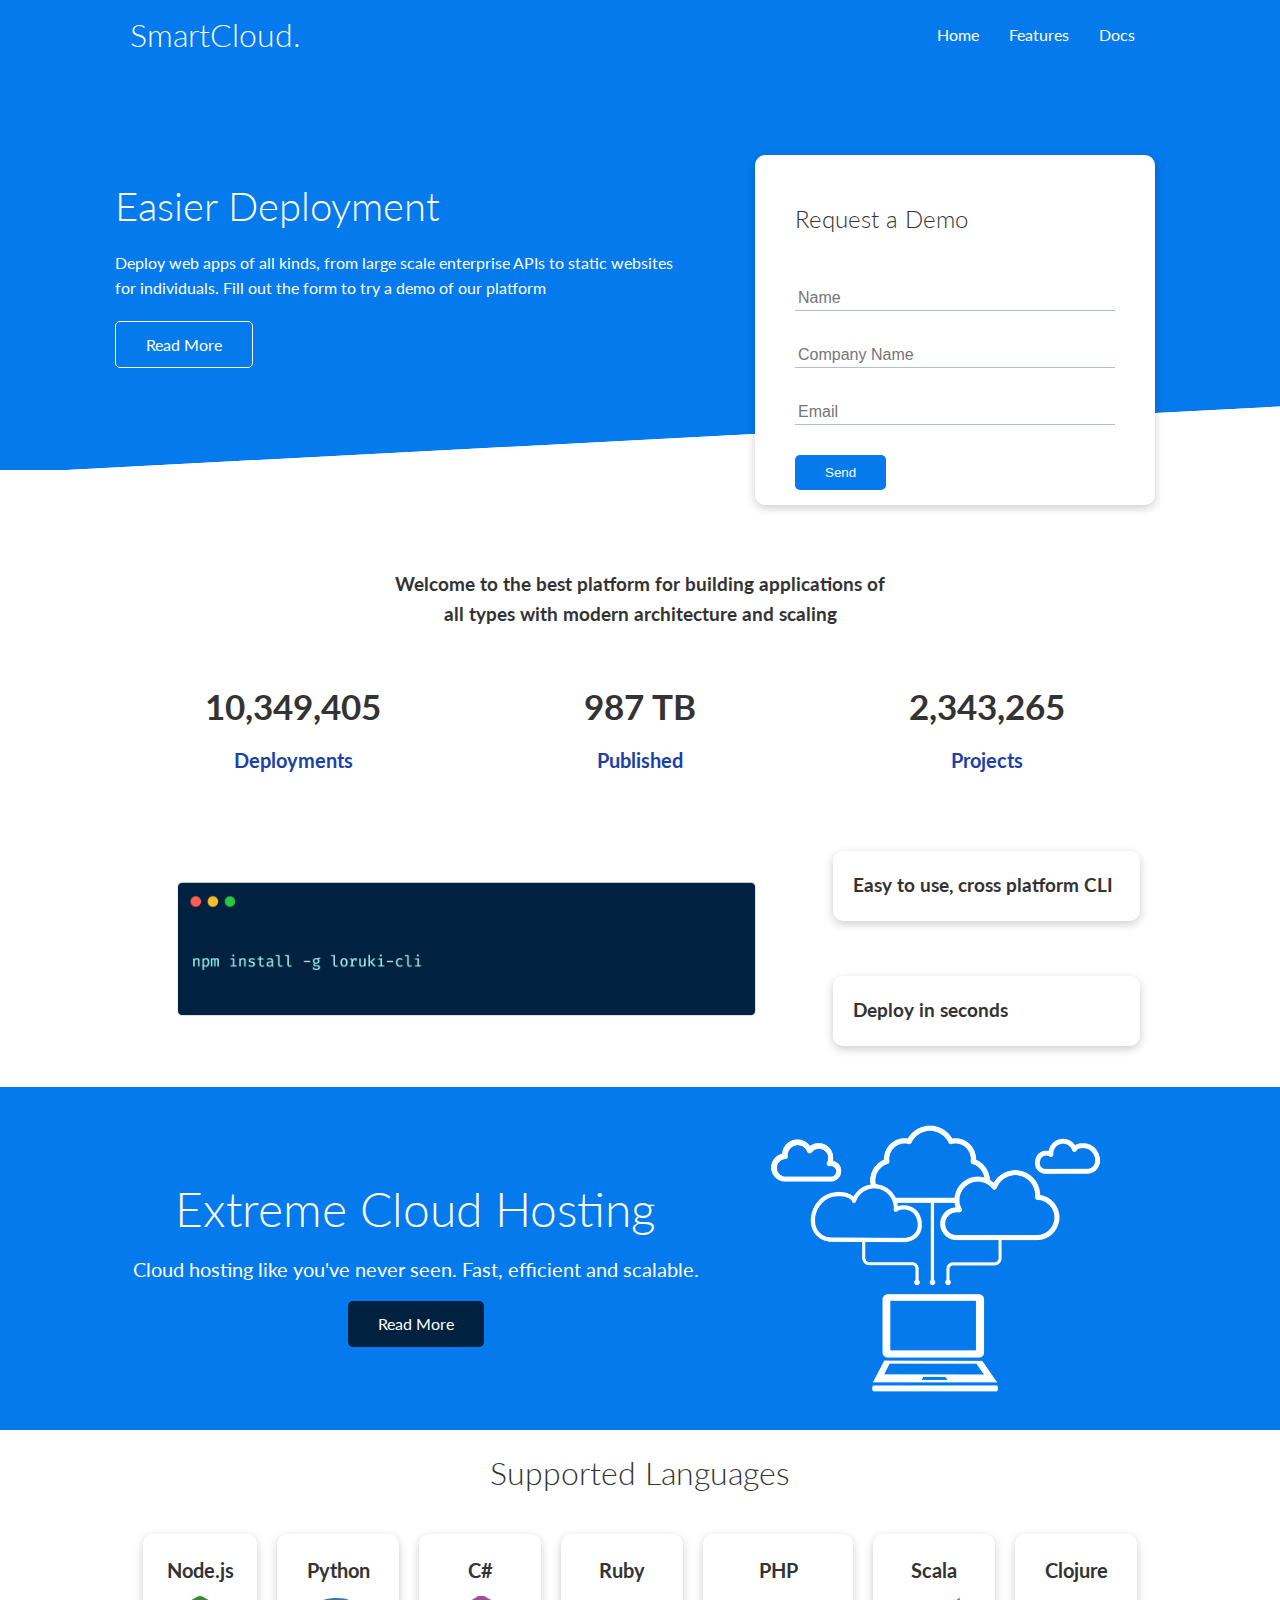
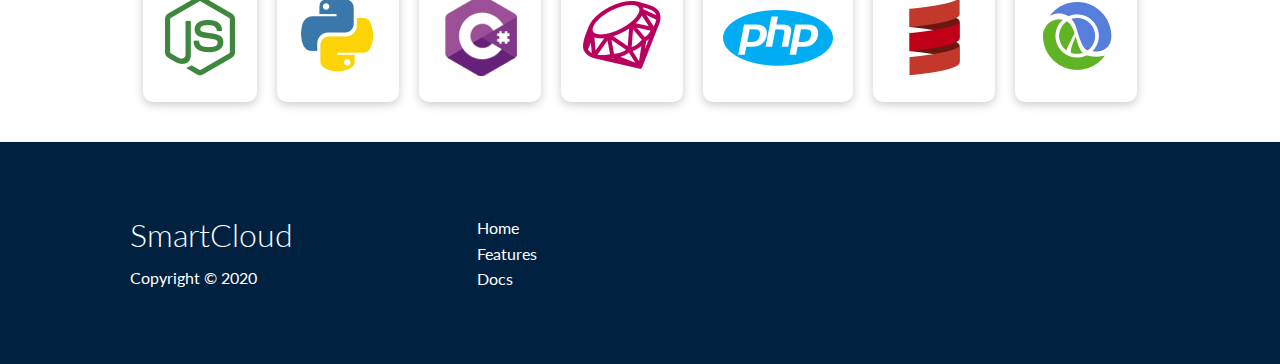
<file: index.html>
<!DOCTYPE html>
<html lang="en">
<head>
    <meta charset="UTF-8">
    <meta name="viewport" content="width=device-width, initial-scale=1.0">
    <link rel="stylesheet" href="https://cdnjs.cloudflare.com/ajax/libs/font-awesome/5.15.1/css/all.min.css" integrity="sha512-+4zCK9k+qNFUR5X+cKL9EIR+ZOhtIloNl9GIKS57V1MyNsYpYcUrUeQc9vNfzsWfV28IaLL3i96P9sdNyeRssA==" crossorigin="anonymous" />
    <link rel="stylesheet" href="css/utilities.css">
    <link rel="stylesheet" href="css/style.css">
    <title>SmartCloud | Cloudhosting For Everyone</title>
</head>
<body>
    <!-- Navbar -->
    <div class="navbar">
        <div class="container flex">
            <h1 class="logo">SmartCloud.</h1>
            <nav>
                <ul>
                    <li><a href="index.html">Home</a></li>
                    <li><a href="features.html">Features</a></li>
                    <li><a href="docs.html">Docs</a></li>
                </ul>
            </nav>
        </div>
    </div> <!-- End Navbar -->

    <!-- Showcase -->
    <section class="showcase">
        <div class="container grid">
            <div class="showcase-text">
                <h1>Easier Deployment</h1>
                <p>Deploy web apps of all kinds, from large scale enterprise APIs to static websites for individuals. Fill out the form to try a demo of our platform</p>
                <a href="features.html" class="btn btn-outline">Read More</a>
            </div>
            <div class="showcase-form card">
                <h2>Request a Demo</h2>
                <form name="contact" method="POST" netlify-honeypot="bot-field" data-netlify="true">
                    <input type="hidden" name="form-name" value="contact">
                    <p class="hidden">
                        <label>Don’t fill this out if you’re human: <input name="bot-field" /></label>
                      </p>
                    <div class="form-control">
                        <input type="text" name="name" placeholder="Name" required>
                    </div>
                    <div class="form-control">
                        <input type="text" name="company" placeholder="Company Name" required>
                    </div>
                    <div class="form-control">
                        <input type="text" name="email" placeholder="Email" required>
                    </div>
                    <input type="submit" value="Send" class="btn btn-primary">
                </form>
            </div>
        </div>
    </section><!-- End Showcase -->

    <!-- Stats -->
    <section class="stats">
        <div class="container">
            <h3 class="stats-heading text-center my-1">
                Welcome to the best platform for building applications of all types with modern architecture and scaling
            </h3>
            <div class="grid grid-3 text-center my-4">
                <div>
                    <i class="fas fa-server fa-3x"></i>
                    <h3>10,349,405</h3>
                    <p class="text-secondary">Deployments</p>
                </div>
                <div>
                    <i class="fas fa-upload fa-3x"></i>
                    <h3>987 TB</h3>
                    <p class="text-secondary">Published</p>
                </div>
                <div>
                    <i class="fas fa-project-diagram fa-3x"></i>
                    <h3>2,343,265</h3>
                    <p class="text-secondary">Projects</p>
                </div>
            </div>      
        </div>
    </section><!-- End Stats -->

    <!-- Cli -->
    <section class="cli">
        <div class="container grid">
            <img src="images/cli.png" alt="Cli">
            <div class="card">
                <h3>Easy to use, cross platform CLI</h3>
            </div>
            <div class="card">
                <h3>Deploy in seconds</h3>
            </div>
        </div>
    </section> <!-- End Cli -->

    <!-- Cloud -->
    <section class="cloud bg-primary my-2 py-2">
        <div class="container grid">
            <div class="text-center">
                <h2 class="lg">
                    Extreme Cloud Hosting
                </h2>
                <p class="lead my-1">
                    Cloud hosting like you've never seen. Fast, efficient and scalable.
                </p>
                <a href="features.html" class="btn btn-dark">Read More</a>
            </div>
            <img src="images/cloud.png" alt="cloud">
        </div>
    </section> <!-- End Cloud -->

    <!-- Languages -->
    <section class="languages">
        <h2 class="md text-center my-2">
            Supported Languages
        </h2>
        <div class="container flex">
            <div class="card">
                <h4>Node.js</h4>
                <img src="images/logos/node.png" alt="node.js">
            </div>
            <div class="card">
                <h4>Python</h4>
                <img src="images/logos/python.png" alt="">
              </div>
              <div class="card">
                <h4>C#</h4>
                <img src="images/logos/csharp.png" alt="">
              </div>
              <div class="card">
                <h4>Ruby</h4>
                <img src="images/logos/ruby.png" alt="">
              </div>
              <div class="card">
                <h4>PHP</h4>
                <img src="images/logos/php.png" alt="">
              </div>
              <div class="card">
                <h4>Scala</h4>
                <img src="images/logos/scala.png" alt="">
              </div>
              <div class="card">
                <h4>Clojure</h4>
                <img src="images/logos/clojure.png" alt="">
              </div>
        </div>
    </section> <!-- End Languages -->

    <!-- Footer -->
    <footer class="footer bg-dark py-5">
        <div class="container grid grid-3">
            <div>
                <h1>
                    SmartCloud
                </h1>
                <p>
                    Copyright &copy; 2020
                </p>
            </div>
            <nav>
                <ul>
                    <li><a href="index.html">Home</a></li>
                    <li><a href="features.html">Features</a></li>
                    <li><a href="docs.html">Docs</a></li>
                </ul>
            </nav>
            <div class="social">
                <a href="#"><i class="fab fa-github fa-2x"></i></a>
                <a href="#"><i class="fab fa-facebook fa-2x"></i></a>
                <a href="#"><i class="fab fa-instagram fa-2x"></i></a>
                <a href="#"><i class="fab fa-twitter fa-2x"></i></a>
            </div>
        </div>
    </footer>
</body>
</html>
</file>
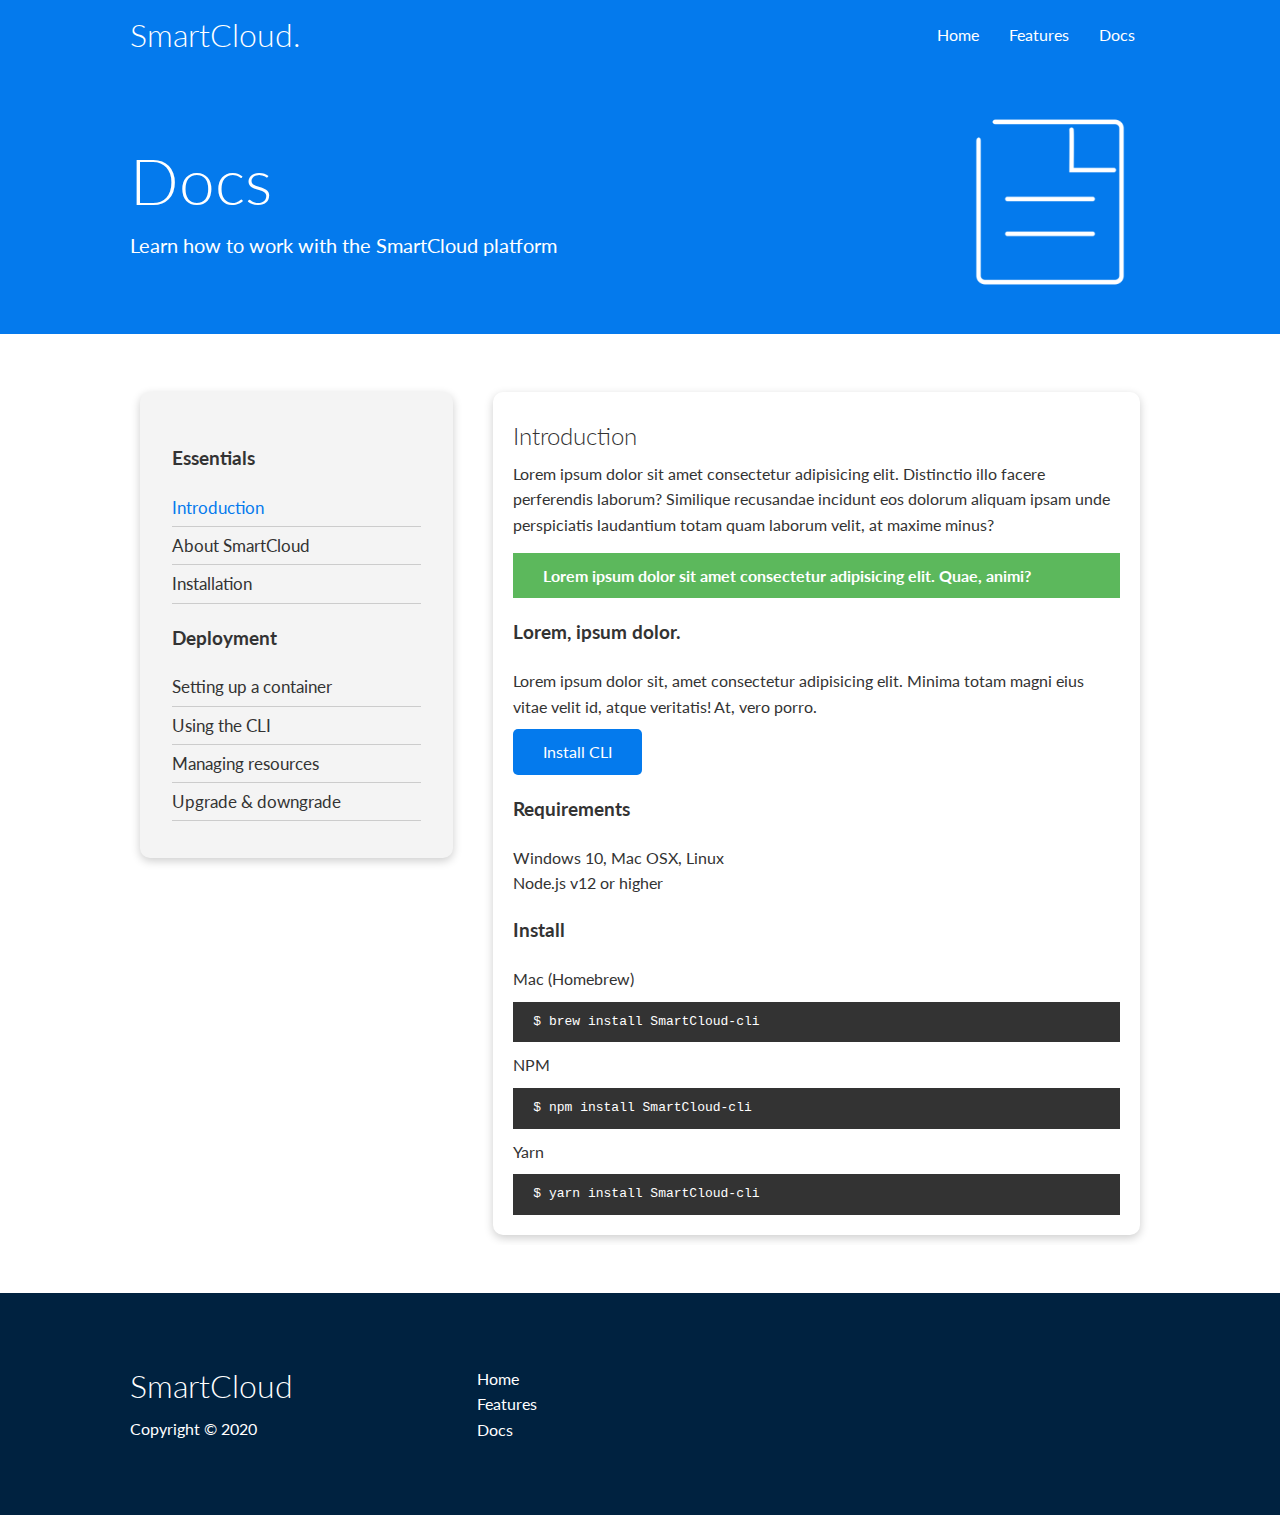
<file: docs.html>
<!DOCTYPE html>
<html lang="en">
<head>
    <meta charset="UTF-8">
    <meta name="viewport" content="width=device-width, initial-scale=1.0">
    <link rel="stylesheet" href="https://cdnjs.cloudflare.com/ajax/libs/font-awesome/5.15.1/css/all.min.css" integrity="sha512-+4zCK9k+qNFUR5X+cKL9EIR+ZOhtIloNl9GIKS57V1MyNsYpYcUrUeQc9vNfzsWfV28IaLL3i96P9sdNyeRssA==" crossorigin="anonymous" />
    <link rel="stylesheet" href="css/utilities.css">
    <link rel="stylesheet" href="css/style.css">
    <title>SmartCloud | Cloud Hosting For Everyone</title>
</head>
<body>
    <!-- Navbar -->
    <div class="navbar">
        <div class="container flex">
            <h1 class="logo">SmartCloud.</h1>
            <nav>
                <ul>
                    <li><a href="index.html">Home</a></li>
                    <li><a href="features.html">Features</a></li>
                    <li><a href="docs.html">Docs</a></li>
                </ul>
            </nav>
        </div>
    </div>

    <!-- Head -->
    <section class="docs-head bg-primary py-3">
        <div class="container grid">
            <div>
                <h1 class="xl">Docs</h1>
                <p class="lead">
                    Learn how to work with the SmartCloud platform
                </p>
            </div>
            <img src="images/docs.png" alt="">
        </div>
    </section>

    <!-- Docs main -->
    <section class="docs-main my-4">
        <div class="container grid">
            <div class="card bg-light p-3">
                <h3 class="my-2">Essentials</h3>
                <nav>
                    <ul>
                        <li><a class="text-primary" href="#">Introduction</a></li>
                        <li><a href="#">About SmartCloud</a></li>
                        <li><a href="#">Installation</a></li>
                    </ul>
                </nav>

                <h3 class="my-2">Deployment</h3>
                <nav>
                    <ul>
                        <li><a href="#">Setting up a container</a></li>
							<li><a href="#">Using the CLI</a></li>
							<li><a href="#">Managing resources</a></li>
							<li><a href="#">Upgrade & downgrade</a></li>
                    </ul>
                </nav>
            </div>
            <div class="card">
                <h2>Introduction</h2>
                <p>Lorem ipsum dolor sit amet consectetur adipisicing elit. Distinctio illo facere perferendis laborum? Similique recusandae incidunt eos dolorum aliquam ipsam unde perspiciatis laudantium totam quam laborum velit, at maxime minus?</p>

                <div class="alert alert-success">
                    <i class="fas fa-info"></i> Lorem ipsum dolor sit amet consectetur adipisicing elit. Quae, animi?
                </div>

                <h3>Lorem, ipsum dolor.</h3>
                <p>Lorem ipsum dolor sit, amet consectetur adipisicing elit. Minima totam magni eius vitae velit id, atque veritatis! At, vero porro.</p>
                <a href="#" class="btn btn-primary">Install CLI</a>

                <h3>Requirements</h3>
                <ul>
                    <li>Windows 10, Mac OSX, Linux</li>
                    <li>Node.js v12 or higher</li>
                </ul>

                <h3>Install</h3>
                <p>Mac (Homebrew)</p>
                <pre><code>$ brew install SmartCloud-cli</code></pre>
                <p>NPM</p>
                <pre><code>$ npm install SmartCloud-cli</code></pre>
                <p>Yarn</p>
                <pre><code>$ yarn install SmartCloud-cli</code></pre>

            </div>
        </div>
    </section>
    
    <!-- Footer -->
    <footer class="footer bg-dark py-5">
        <div class="container grid grid-3">
            <div>
                <h1>SmartCloud
                </h1>
                <p>Copyright &copy; 2020</p>
            </div>
            <nav>
                <ul>
                    <li><a href="index.html">Home</a></li>
                    <li><a href="features.html">Features</a></li>
                    <li><a href="docs.html">Docs</a></li>
                </ul>
            </nav>
            <div class="social">
                <a href="#"><i class="fab fa-github fa-2x"></i></a>
                <a href="#"><i class="fab fa-facebook fa-2x"></i></a>
                <a href="#"><i class="fab fa-instagram fa-2x"></i></a>
                <a href="#"><i class="fab fa-twitter fa-2x"></i></a>
            </div>
        </div>
    </footer>
</body>
</html>
</file>
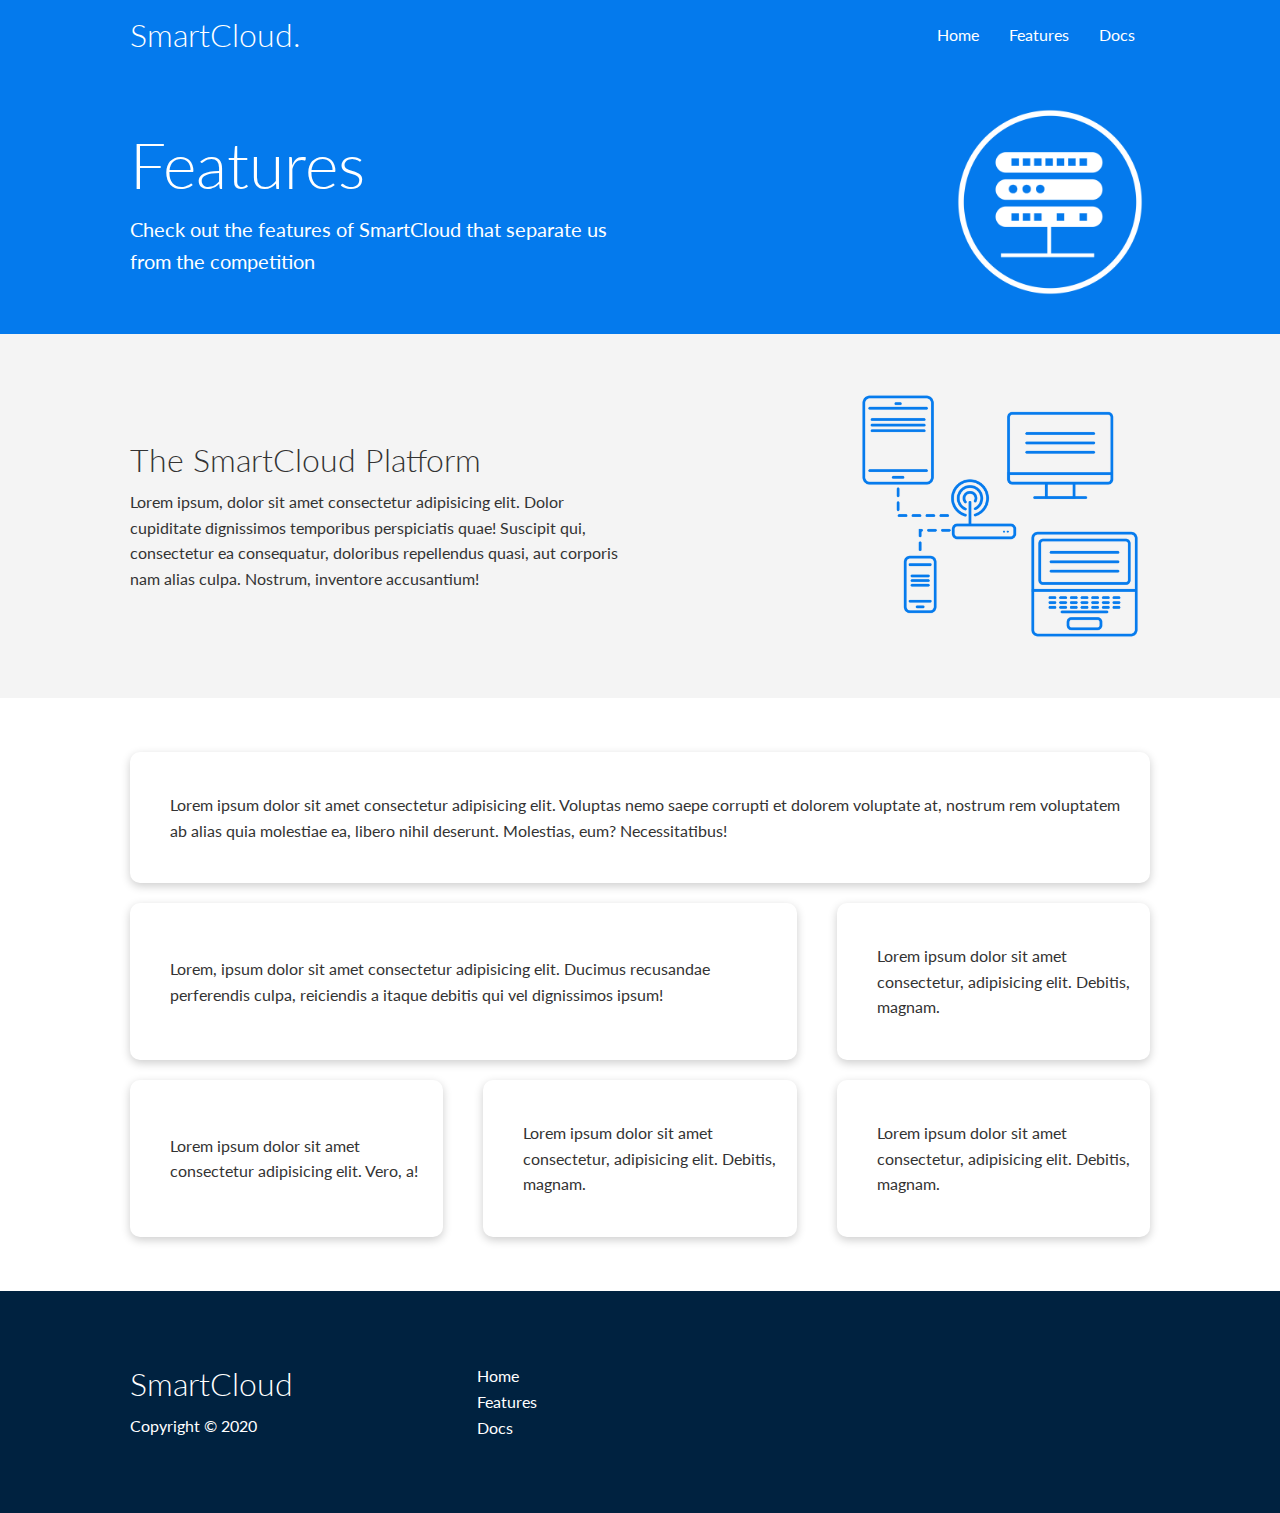
<file: features.html>
<!DOCTYPE html>
<html lang="en">
<head>
    <meta charset="UTF-8">
    <meta name="viewport" content="width=device-width, initial-scale=1.0">
    <link rel="stylesheet" href="https://cdnjs.cloudflare.com/ajax/libs/font-awesome/5.15.1/css/all.min.css" integrity="sha512-+4zCK9k+qNFUR5X+cKL9EIR+ZOhtIloNl9GIKS57V1MyNsYpYcUrUeQc9vNfzsWfV28IaLL3i96P9sdNyeRssA==" crossorigin="anonymous" />
    <link rel="stylesheet" href="css/utilities.css">
    <link rel="stylesheet" href="css/style.css">
    <title>SmartCloud | Cloud Hosting For Everyone</title>
</head>
<body>
    <!-- Navbar -->
    <div class="navbar">
        <div class="container flex">
            <h1 class="logo">SmartCloud.</h1>
            <nav>
                <ul>
                    <li><a href="index.html">Home</a></li>
                    <li><a href="features.html">Features</a></li>
                    <li><a href="docs.html">Docs</a></li>
                </ul>
            </nav>
        </div>
    </div>

    <!-- Head -->
    <section class="features-head bg-primary py-3">
        <div class="container grid">
            <div>
                <h1 class="xl">Features</h1>
                <p class="lead">
                    Check out the features of SmartCloud that separate us from the
						competition
                </p>
            </div>
            <img src="images/server.png" alt="">
        </div>
    </section>

    <!-- Sub head -->
    <section class="features-sub-head bg-light py-3">
        <div class="container grid">
            <div>
                <h1 class="md">The SmartCloud Platform</h1>
                <p>
                    Lorem ipsum, dolor sit amet consectetur adipisicing elit. Dolor cupiditate dignissimos temporibus perspiciatis quae! Suscipit qui, consectetur ea consequatur, doloribus repellendus quasi, aut corporis nam alias culpa. Nostrum, inventore accusantium!
                </p>
            </div>
            <img src="images/server2.png" alt="">
        </div>
    </section>

    <section class="features-main my-2">
        <div class="container grid grid-3">
            <div class="card flex">
                <i class="fas fa-server fa-3x"></i>
                <p>Lorem ipsum dolor sit amet consectetur adipisicing elit. Voluptas nemo saepe corrupti et dolorem voluptate at, nostrum rem voluptatem ab alias quia molestiae ea, libero nihil deserunt. Molestias, eum? Necessitatibus!</p>
            </div>
            <div class="card flex">
                <i class="fas fa-network-wired fa-3x"></i>
                <p>
                    Lorem, ipsum dolor sit amet consectetur adipisicing elit. Ducimus
                    recusandae perferendis culpa, reiciendis a itaque debitis qui vel
                    dignissimos ipsum!
                </p>
            </div>
            <div class="card flex">
                <i class="fas fa-laptop-code fa-3x"></i>
                <p>
                    Lorem ipsum dolor sit amet consectetur, adipisicing elit. Debitis,
                    magnam.
                </p>
            </div>
            <div class="card flex">
                <i class="fas fa-database fa-3x"></i>
                <p>
                    Lorem ipsum dolor sit amet consectetur adipisicing elit. Vero, a!
                </p>
            </div>
            <div class="card flex">
                <i class="fas fa-power-off fa-3x"></i>
                <p>
                    Lorem ipsum dolor sit amet consectetur, adipisicing elit. Debitis,
                    magnam.
                </p>
            </div>
            <div class="card flex">
                <i class="fas fa-upload fa-3x"></i>
                <p>
                    Lorem ipsum dolor sit amet consectetur, adipisicing elit. Debitis,
                    magnam.
                </p>
            </div>
        </div>
    </section>

    <!-- Footer -->
    <footer class="footer bg-dark py-5">
        <div class="container grid grid-3">
            <div>
                <h1>SmartCloud
                </h1>
                <p>Copyright &copy; 2020</p>
            </div>
            <nav>
                <ul>
                    <li><a href="index.html">Home</a></li>
                    <li><a href="features.html">Features</a></li>
                    <li><a href="docs.html">Docs</a></li>
                </ul>
            </nav>
            <div class="social">
                <a href="#"><i class="fab fa-github fa-2x"></i></a>
                <a href="#"><i class="fab fa-facebook fa-2x"></i></a>
                <a href="#"><i class="fab fa-instagram fa-2x"></i></a>
                <a href="#"><i class="fab fa-twitter fa-2x"></i></a>
            </div>
        </div>
    </footer>
</body>
</html>
</file>
<file: css/utilities.css>
.container {
    max-width: 1100px;
    margin: 0 auto;
    overflow: auto;
    padding: 0 40px;
}

.card {
    background-color: #ffffff;
    color: #333333;
    border-radius: 10px;
    box-shadow: 0 3px 10px rgba(0,0,0,0.2);
    padding: 20px;
    margin: 10px;
}

.btn {
    display: inline-block;
    padding: 10px 30px;
    cursor: pointer;
    background: var(--primary-color);
    color: #ffffff;
    border: none;
    border-radius: 5px;
}

.btn:hover {
    transform: scale(0.98);
}

.btn-outline {
    background-color: transparent;
    border: 1px solid #ffffff;
}

/* Background & colored buttons*/
.bg-primary, .btn-primary {
    background-color: var(--primary-color);
    color: #ffffff;
}

.bg-secondary, .btn-secondary {
    background-color: var(--secondary-color);
    color: #ffffff;
}

.bg-dark, .btn-dark {
    background-color: var(--dark-color);
    color: #ffffff;
}

.bg-light, .btn-light {
    background-color: var(--light-color);
    color: #333333;
}

.bg-primary a, .btn-primary a, .bg-secondary a, .btn-secondary a,
.bg-dark a, .btn-dark a {
    color: #ffffff;
}

/* Text colors */
.text-primary {
    color: var(--primary-color);
  }
  
  .text-secondary {
    color: var(--secondary-color);
  }
  
  .text-dark {
    color: var(--dark-color);
  }
  
  .text-light {
    color: var(--light-color);
  }

/* Text sizes */
.lead {
    font-size: 20px;
}

.sm {
    font-size: 1rem;
}

.md {
    font-size: 2rem;
}

.lg {
    font-size: 3rem;
}

.xl {
    font-size: 4rem;
}

.text-center {
    text-align: center;
}

/* Alert */
.alert {
    background-color: var(--light-color);
    padding: 10px 20px;
    font-weight: bold;
    margin: 15px 0;
  }
  
  .alert i {
    margin-right: 10px;
  }
  
  .alert-success {
    background-color: var(--success-color);
    color: #fff;
  }
  
  .alert-error {
    background-color: var(--error-color);
    color: #fff;
  }

.flex {
    display: flex;    
    justify-content: center;    
    align-items: center;
    height: 100%;
}

.grid {
    display: grid;
    grid-template-columns: repeat(2, 1fr);
    gap: 20px;
    justify-content: center;
    align-items: center;
    height: 100%;
}

.grid-3 {
    grid-template-columns: repeat(3, 1fr);
}

/* Margin */
.my-1 {
    margin: 1rem 0;
}

.my-2 {
    margin: 1.5rem 0;
}

.my-3 {
    margin: 2rem 0;
}

.my-4 {
    margin: 3rem 0;
}

.my-5 {
    margin: 4rem 0;
}

.m-1 {
    margin: 1rem;
}

.m-2 {
    margin: 1.5rem;
}

.m-3 {
    margin: 2rem;
}

.m-4 {
    margin: 3rem;
}

.m-5 {
    margin: 4rem;
}

/* Padding */
.py-1 {
    padding: 1rem 0;
}

.py-2 {
    padding: 1.5rem 0;
}

.py-3 {
    padding: 2rem 0;
}

.py-4 {
    padding: 3rem 0;
}

.py-5 {
    padding: 4rem 0;
}

.p-1 {
    padding: 1rem;
}

.p-2 {
    padding: 1.5rem;
}

.p-3 {
    padding: 2rem;
}

.p-4 {
    padding: 3rem;
}

.p-5 {
    padding: 4rem;
}
</file>
<file: css/style.css>
@import url('https://fonts.googleapis.com/css2?family=Lato:wght@300&display=swap');

:root {
    --primary-color: #047aed;
    --secondary-color: #1c3fa8;
    --dark-color: #002240;
    --light-color: #f4f4f4;
    --success-color: #5cb85c;
    --error-color: #d9534f;
}

* {
    box-sizing: border-box;
    padding: 0;
    margin: 0;
}

body {
    font-family: 'Lato', sans-serif;
    color: #333;
    line-height: 1.6;
}

ul {
    list-style-type: none;
}

a {
    text-decoration: none;
    color: #333333;
}

h1, h2 {
    font-weight: 300;
    line-height: 1.2;
    margin: 10px 0;
}

p {
    margin: 10px 0;
}

img {
    width: 100%;
}

code, pre {
    background: #333333;
    color: #ffffff;
    padding: 10px;
}

.hidden {
    visibility: hidden;
    height: 0;
}

/* Navbar */
.navbar {
    background-color: var(--primary-color);
    color: #ffffff;
    height: 70px;
}

.navbar ul {
    display: flex;
}

.navbar a {
    color: #ffffff;
    padding: 10px;
    margin: 0 5px;
}

.navbar a:hover {
    border-bottom: 2px #ffffff solid;
}

.navbar .flex {
    justify-content: space-between;
}

/* Showcase */
.showcase {
    height: 400px;
    background-color: var(--primary-color);
    color: #ffffff;
    position: relative;
}

.showcase h1 {
    font-size: 40px;
}

.showcase p {
    margin: 20px 0;
}

.showcase .grid {
    overflow: visible;
     grid-template-columns: 55% 45%;
     gap: 30px;
}

.showcase-text {
    animation: slideInFromLeft 1s ease-in;
  }

.showcase-form {
    position: relative;
    top:60px;
    height: 350px;
    width: 400px;
    padding: 40px;
    z-index: 100;
    justify-self: flex-end;
    animation: slideInFromRight 1s ease-in;
}

.showcase-form .form-control {
    margin: 30px 0;
}

.showcase-form input[type='text'], .showcase-form input[type='email'] {
    border: 0;
    border-bottom: 1px solid #b4becb;
    width: 100%;
    padding: 3px;
    font-size: 16px;
}

.showcase-form input:focus {
    outline: none;
}

.showcase::before, 
.showcase::after {
    content: '';
    position: absolute;
    height: 100px;
    bottom: -70px;
    right: 0;
    left: 0;
    background: #ffffff;
    transform: skewY(-3deg);
    -webkit-transform: skewY(-3deg);
    -moz-transform: skewY(-3deg);
    -ms-transform: skewY(-3deg);
}

/* Stats */
.stats {
    padding-top: 100px;
    animation: slideInFromBottom 1s ease-in;
}

.stats-heading {
    max-width: 500px;
    margin: auto;
}

.stats .grid h3 {
    font-size: 35px;
}

.stats .grid p {
    font-size: 20px;
    font-weight: bold;
}

/* Cli */ 
.cli .grid {
    grid-template-columns: repeat(3, 1fr);
    grid-template-rows: repeat(2, 1fr);
}
.cli .grid > *:first-child {
    grid-column: 1 / span 2;
    grid-row: 1 / span 2;
}

/* Cloud */
.cloud .grid {
    grid-template-columns: 4fr 3fr;
}

/* Languages */
.languages .flex {
    flex-wrap: wrap;
}

.languages .card {
    text-align: center;
    margin: 18px 10px 40px;
    transition: transform 0.2s ease-in;
}

.languages .card h4 {
    font-size: 20px;
    margin-bottom: 10px;
}

.languages .card:hover {
    transform: translateY(-15px);
}

/* Footer */
.footer .social a {
    margin: 0 10px;
}

/* Features */
.features-head img,
.docs-head img {
  width: 200px;
  justify-self: flex-end;
}

.features-sub-head img {
  width: 300px;
  justify-self: flex-end;
}

.features-main .card > i {
  margin-right: 20px;
}

.features-main .grid {
  padding: 30px;
}

.features-main .grid > *:first-child {
  grid-column: 1 / span 3;
}

.features-main .grid > *:nth-child(2) {
  grid-column: 1 / span 2;
}

/* Docs */
.docs-main h3 {
  margin: 20px 0;
}

.docs-main .grid {
  grid-template-columns: 1fr 2fr;
  align-items: flex-start;
}

.docs-main nav li {
  font-size: 17px;
  padding-bottom: 5px;
  margin-bottom: 5px;
  border-bottom: 1px #ccc solid;
}

.docs-main a:hover {
  font-weight: bold;
}

/* Animations */
@keyframes slideInFromLeft {
    0% {
      transform: translateX(-100%);
    }
  
    100% {
      transform: translateX(0);
    }
  }
  
  @keyframes slideInFromRight {
    0% {
      transform: translateX(100%);
    }
  
    100% {
      transform: translateX(0);
    }
  }
  
  @keyframes slideInFromTop {
    0% {
      transform: translateY(-100%);
    }
  
    100% {
      transform: translateX(0);
    }
  }
  
  @keyframes slideInFromBottom {
    0% {
      transform: translateY(100%);
    }
  
    100% {
      transform: translateX(0);
    }
  }

/* Tablets and under */
@media(max-width: 768px){
    .grid,  .showcase .grid, .stats .grid, 
    .cli .grid, .cloud .grid, .features-main .grid,
    .docs-main .grid {
        grid-template-columns: 1fr;
        grid-template-rows: 1fr;
    }
    .showcase {
        height: auto;
    }

    .showcase-text {
        text-align: center;
        margin-top: 40px;
        animation: slideInFromTop 1s ease-in;
    }

    .showcase-form {
        justify-self: center;
        margin: auto;
        animation: slideInFromBottom 1s ease-in;
    }

    .cli .grid > *:first-child {
        grid-column: 1;
        grid-row: 1;
    }

    .features-head,
    .features-sub-head,
    .docs-head {
        text-align: center;
  }

    .features-head img,
    .features-sub-head img,
    .docs-head img {
        justify-self: center;
  }

    .features-main .grid > *:first-child,
    .features-main .grid > *:nth-child(2) {
        grid-column: 1;
  }
}

/* Mobile */
@media(max-width:500px) {
    .navbar {
        height: 110px;
    }
    .navbar .flex {
        flex-direction: column;
    }
    .navbar ul {
        padding: 10px;
        background-color: rgba(0,0,0,0.1);
    }

    .showcase-form {
        width: 300px;
    }
}
</file>
